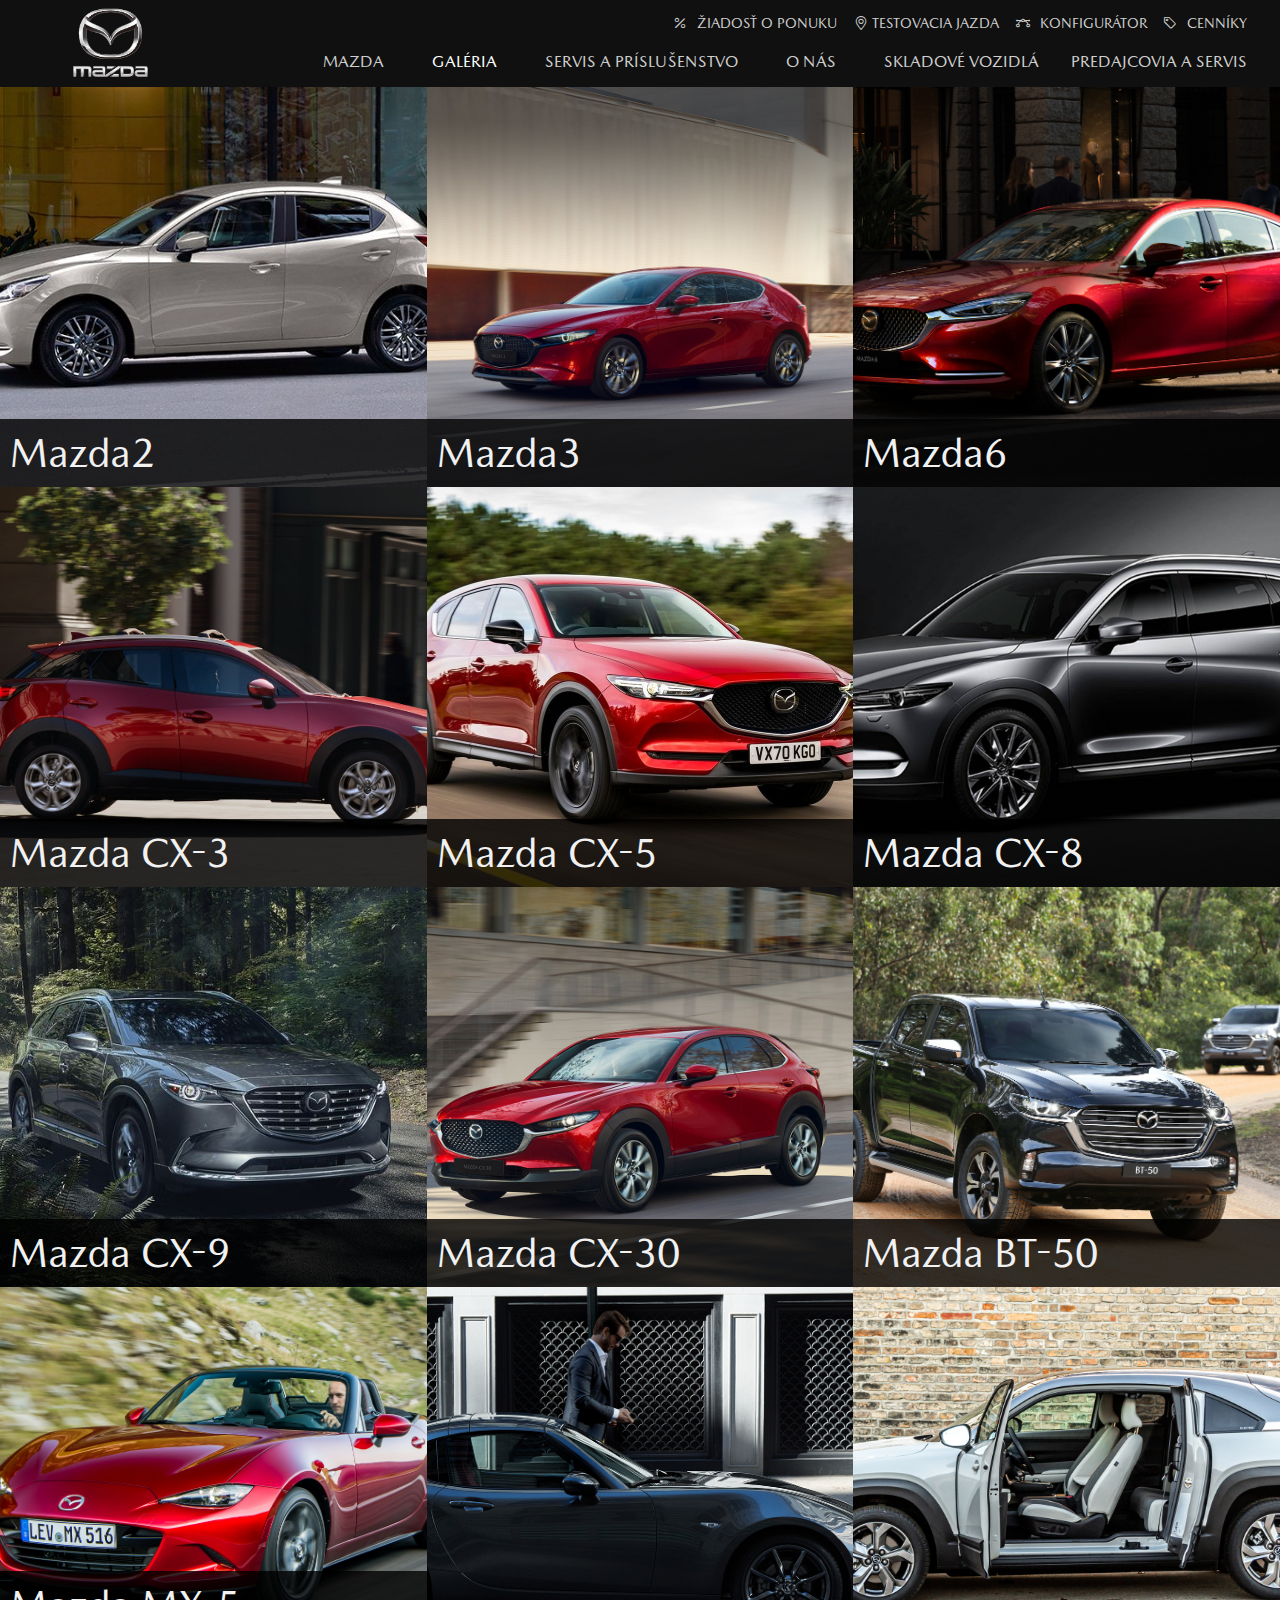
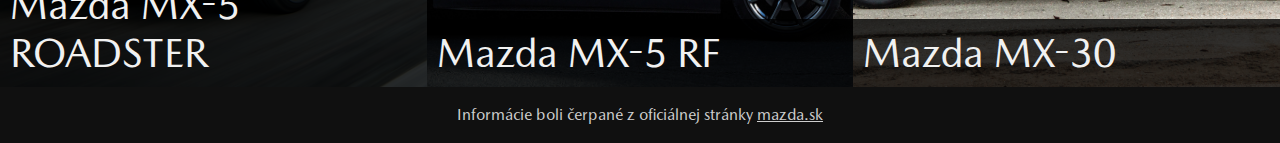
<file: gallery.html>
<!DOCTYPE html>
<html lang="en">
<head>
<meta charset="UTF-8">
<meta name="viewport" content="width=device-width, initial-scale=1.0">
<meta http-equiv="X-UA-Compatible" content="ie=edge">
<meta name="Description" content="Enter your description here"/>
<link rel="stylesheet" href="bs5/css/bootstrap.min.css">
<link rel="stylesheet" href="https://cdn.jsdelivr.net/npm/bootstrap-icons@1.7.2/font/bootstrap-icons.css">
<link rel="stylesheet" href="css/style.css">
<link rel="stylesheet" href="css/gallery.css">
<link rel="stylesheet" href="dist/css/lightbox.min.css">
<link rel="icon" type="image/x-icon" href="images/favicon.ico">
<title>Galéria</title>
</head>
<body class="bg-dark">
    <div class="modal fade" id="modalForm" aria-labelledby="modalneokno" aria-hidden="true">
        <div class="modal-dialog">
        <div class="modal-content">
        <div class="modal-header bg-dark text-dark">
        <h5 class="modal-title" id="modalneokno">Prihlásenie na testovaciu jazdu</h5>
        <button type="button" class="btn-close bg-info" data-bs-dismiss="modal" aria-label="Close"></button>
        </div>
        <div class="modal-body">
        <form method="get" action="#">
        <div class="mb-3">
          <label class="form-label required">Meno</label>
          <input type="text" class="form-control" id="name" name="name" placeholder="Meno" required>
        </div>
        <div class="mb-3">
          <label class="form-label required">Priezvisko</label>
          <input type="text" class="form-control" id="name" name="name" placeholder="Priezvisko" required>
        </div>
        <div class="mb-3">
        <label class="form-label required">E-mail </label>
        <input type="email" class="form-control" id="email" name="email" placeholder="E-mail" required>
        </div>
        <label class="form-label required">Telefón</label>
        <div class="input-group mb-3">
        <div class="input-group-text p-0">    
          <select class="form-select submitbtn border-0 ">
            <option value="+421">+421</option>
            <option value="+420">+420</option>
            </select>
        </div>
        <input type="tel" class="form-control" placeholder="Telefón" pattern="[0-9]{9}" name="tel" id="tel" required>
        </div>
        <label class="form-label required">Autorizovaný predajca</label>
        <input List="select" class="form-control" placeholder="Lokalita predajcu" name="select" required>
        <datalist id="select">
           <option value="Východná 19C, 080 01 Prešov"></option>
           <option value="Moldavská cesta 28, 040 01 Košice"></option>
           <option value="BADÍN 3, 976 32 Badín"></option>
           <option value="Predmestská 90, 010 01 Žilina"></option>
           <option value="Nimnická cesta 1674, 020 01 Púchov"></option>
           <option value="Bratislavská 1328, 911 05 Trenčín"></option>
           <option value="Drázovská cesta 5, 949 01 Nitra"></option>
           <option value="Novozámocká cesta 3946, 945 01 Komárno"></option>
           <option value="Nitrianska 25, 917 01 Trnava"></option>
           <option value="Vajnorská 167, 831 04 Bratislava"></option>
           <option value="Panónska cesta 33, 851 04 Bratislava"></option>
        </datalist>
    
        <div class="mb-3 d-flex flex-column">
          <label class="form-label required">Výber predvádzacieho auta</label>
          <select class="form-select" required>
            <option value="">Model auta</option>
            <option value="Mazda MX-30">Mazda MX-30</option>
            <option value="Mazda2">Mazda2</option>
            <option value="Mazda3">Mazda3</option>
            <option value="Mazda6">Mazda6</option>
            <option value="Mazda CX-3">Mazda CX-3</option>
            <option value="Mazda CX-30">Mazda CX-30</option>
            <option value="Mazda CX-5">Mazda CX-5</option>
            <option value="Mazda MX-5 roadster">Mazda MX-5 roadster</option>
            <option value="Mazda MX-5 RF">Mazda MX-5 RF</option>
            </select>
        </div>
        
        <div>
            <label class="form-label required">Dátum rezervácie jazdy</label>
            <input class="form-control" type="date" id="start" name="date" min="2021-12-06" required >
        </div>
        <div class="mb-3">
          <label class="form-label required">Scan vodičského preukazu</label>
          <input type="file" id="myFile" name="filename" required>
        </div>
        <div style="margin-top: 20px;"> 
            <input class="form-check-input" type="checkbox" value="" id="flexCheckDefault" required>
            <label class="form-check-label required" >Súhlasím so spracovaním dát</label>
        </div>   
        
        <div class="modal-footer d-block">
        <button type="submit" class="btn bg-white submitbtn float-end">Odoslať</button>
        </div>
        </form>
        </div>
        </div>
        </div>
        </div>
        </div>
    
        <nav class="navbar navbar-expand-lg navbar-light bg-dark pxn20">
          <div class="container-fluid">
            <a href="index.html" class="mx-5 py-2" ><img src="images/logo.png" alt="logo" width="75px" height="auto"></a>
            <button class="navbar-toggler bg-light" type="button" data-bs-toggle="collapse" data-bs-target="#navbarNavAltMarkup" aria-controls="navbarNavAltMarkup" aria-expanded="false" aria-label="Toggle navigation">
              <span class="navbar-toggler-icon"></span>
            </button>
            <div class="collapse navbar-collapse d-lg-flex flex-column align-items-end" id="navbarNavAltMarkup">
              <div class="navbar-nav smalltext">
                <a class="mx-2 py-2 text-dark text-decoration-none" href="https://www.mazda.sk/formulare/raq-overview-page/ziadost-o-ponuku/"><i class="bi bi-percent"></i>⠀ŽIADOSŤ O PONUKU</a>
                  <button type="button" class="btn bg-dark text-dark mt-0 text-start px-2 smalltext" data-bs-toggle="modal" data-bs-target="#modalForm"><i class="bi bi-geo-alt"></i>
                    TESTOVACIA JAZDA</i></button>
                  <a class="mx-2 py-2 text-dark text-decoration-none " href="https://www.mazda.sk/konfigurator/"><i class="bi bi-bezier"></i>⠀KONFIGURÁTOR</a>
                  <a class="mx-2 py-2 text-dark text-decoration-none" href="https://www.mazda.sk/formulare/cenniky-brozury/"><i class="bi bi-tag"></i>⠀CENNÍKY</a>
              </div>
              <div class="line d-block d-lg-none bg-light"></div>
              <div class="navbar-nav">
                <a href="index.html" class="mx-lg-4 mx-2 py-2 text-dark text-decoration-none">MAZDA</a>
                <a href="gallery.html" class="mx-lg-4 mx-2 py-2 text-white text-decoration-none ">GALÉRIA</a>                  
                  <a href="https://www.mazda.sk/servis-a-prislusenstvo/" class="mx-lg-4 mx-2 py-2 text-dark text-decoration-none">SERVIS A PRÍSLUŠENSTVO</a>
                  <a href="https://www.mazda.sk/o-nas/" class="mx-lg-4 mx-2 py-2 text-dark text-decoration-none">O NÁS</a>
                  <a href="https://www.mazda.sk/skladove-vozidla/" class="mx-lg-4 mx-2 py-2 text-dark text-decoration-none">SKLADOVÉ VOZIDLÁ</a>
                  <a href="https://www.mazda.sk/formulare/predajcovia-a-servis/" class="me-lg-2 mx-2 py-2 text-dark text-decoration-none">PREDAJCOVIA A SERVIS</a>
              </div>
            </div>
          </div>
        </nav>

    <section class="wall">        
        <div class=" row row-cols-xl-3 row-cols-lg-2 row-cols-md-1 row-cols-1 position-relative">
            <div class="col imgtitle">
                 <a class="" href="images/gallery/2.jpg" data-lightbox="set" data-title="Mazda2"><img src="images/gallery/2.jpg" alt="mazda2"/></a>
                 <h1 class="content">Mazda2</h1>                         
            </div>
            <div class="col imgtitle">
                <a href="images/gallery/3.jpg" data-lightbox="set" data-title="Mazda3"><img src="images/gallery/3.jpg" alt="mazda3" /></a>
                <h1 class="content">Mazda3</h1>                         
           </div>
           <div class="col imgtitle">
                 <a href="images/gallery/6.jpg" data-lightbox="set" data-title="Mazda6"><img src="images/gallery/6.jpg" alt="mazda6"/></a>
                 <h1 class="content">Mazda6</h1>                         
            </div>   
            <div class="col imgtitle">
              <a href="images/gallery/cx3.jpg" data-lightbox="set" data-title="Mazda CX3"><img src="images/gallery/cx3.jpg" alt="mazda cx3"/></a>
              <h1 class="content">Mazda CX-3</h1>                         
          </div>
          <div class="col imgtitle">
              <a href="images/gallery/cx5.jpg" data-lightbox="set" data-title="Mazda CX5"><img src="images/gallery/cx5.jpg" alt="mazda cx5" /></a>
              <h1 class="content">Mazda CX-5</h1>                         
         </div>
         <div class="col imgtitle">
          <a href="images/gallery/cx8.jpg" data-lightbox="set" data-title="Mazda CX8"><img src="images/gallery/cx8.jpg" alt="mazda cx8"/></a>
               <h1 class="content">Mazda CX-8</h1>                         
          </div>  
          <div class="col imgtitle">
            <a href="images/gallery/cx9.jpg" data-lightbox="set" data-title="Mazda CX9"><img src="images/gallery/cx9.jpg" alt="mazda cx9"/></a>
            <h1 class="content">Mazda CX-9</h1>                         
        </div>
        <div class="col imgtitle">
            <a href="images/gallery/cx30.jpg" data-lightbox="set" data-title="Mazda CX30"><img src="images/gallery/cx30.jpg" alt="mazda cx30" /></a>
            <h1 class="content">Mazda CX-30</h1>                         
       </div>
       <div class="col imgtitle">
        <a href="images/gallery/bt50.jpg" data-lightbox="set" data-title="Mazda BT50"><img src="images/gallery/bt50.jpg" alt="mazda bt50"/></a>
             <h1 class="content">Mazda BT-50</h1>                         
        </div> 
        <div class="col imgtitle">
          <a href="images/gallery/mx5 r.jpg" data-lightbox="set" data-title="Mazda MX5 ROADSTER"><img src="images/gallery/mx5 r.jpg" alt="mazda mx5r"/></a>
          <h1 class="content">Mazda MX-5 ROADSTER</h1>                         
      </div>
      <div class="col imgtitle">
          <a href="images/gallery/mx5 rf.jpg" data-lightbox="set" data-title="Mazda MX5 RF"><img src="images/gallery/mx5 rf.jpg" alt="mazda mx5rf" /></a>
          <h1 class="content">Mazda MX-5 RF</h1>                         
     </div>
     <div class="col imgtitle">
      <a href="images/gallery/mx30.jpg" data-lightbox="set" data-title="Mazda MX30"><img src="images/gallery/mx30.jpg" alt="mazda mx30"/></a>
           <h1 class="content">Mazda MX-30</h1>                         
      </div>
        </div>
               
      </section>
      <footer class="bg-dark m-0 p-3 text-center">
        <p class="m-0 text-dark">Informácie boli čerpané z oficiálnej stránky <a class="text-dark" target="_blank" href="https://www.mazda.sk/">mazda.sk</a></p>
       </footer>      
    
    <script src="dist/js/lightbox-plus-jquery.min.js"></script>
    <script src="bs5/js/bootstrap.min.js"></script>
</body>
</html>
</file>
<file: css/style.css>
@font-face{font-family:MazdaType;
  font-style:normal;
  font-weight:400;
  src:url(../font/MazdaType-Regular.woff2) 
  format("woff2")}
*{
  font-family: MazdaType !important;
}
body{position: relative; margin: 0;padding: 0;box-sizing: border-box;}
.line{padding: 1px 0 0 0 !important;}
.px20{padding: 0 10%;}
.pxn20{padding: 0 10%;}
.px60{padding: 0 30%;}
.py1060{padding: 5% 30% !important;}
.py1040{padding: 5% 20%;}
.py1030{padding: 5% 17%;}
.py1020{padding: 5% 10%;}
.py1010{padding: 5%;}
.pt20{padding-top: 7%}
.pt80{padding-top: 28%}
.min{transition-duration: 250ms; min-width: 180px;color: black; cursor: pointer;}
.c1{height: 885px; background-image: url(../images/carousel1.jpg);}
.c2{height: 885px; background-image: url(../images/carousel2-min.jpg);}
.c3{height: 885px; background-image: url(../images/carousel3.jpg);}
.c4{height: 885px; background-image: url(../images/carousel4.jpg);}
.imgbg{background-color: #cccccc;  
  background-position: center;
  background-repeat: no-repeat;
  background-size: cover;}
.borderbottom{transition-duration: 250ms; border-bottom: 2px solid white;}
.min:hover{color: white;    
    background-color: #910a2d !important;
    transition-duration: 250ms;}
.borderbottom:hover{
    color: gray !important;
    border-bottom: 2px solid gray;
    transition-duration: 250ms;
}
.smalltext{font-size: 14px !important;}
.width{width: 20%;min-width: 350px;}
.g1{transition-duration: 1000ms; height: 400px;background-image: url(../images/g1.jpg);}
.g2{transition-duration: 1000ms; height: 400px;background-image: url(../images/g2.jpg);}
.g3{transition-duration: 1000ms; height: 400px;background-image: url(../images/g3.jpg);}
.g4{transition-duration: 1000ms; height: 400px;background-image: url(../images/g4.jpg);}
.g5{transition-duration: 1000ms; height: 400px;background-image: url(../images/g5.jpg);}
.g6{transition-duration: 1000ms; height: 400px;background-image: url(../images/g6.jpg);}
.row>*{padding: 0 !important;}
.borderg{min-height: 210px; border-right: 1px solid lightgray;}
.viddiv{position: relative; margin-top: -40px; z-index: -20;}
#myVideo {
  
    width: 100%;
    height: 100%;
  }
  .viddiv::before,
  .viddiv::after{
      content: "";
      width: 100%;
      height: 150px;
      background-color: white;
      position: absolute; 
      left: 0; 
}
.viddiv::before{
    top: 0;
}
.viddiv::after{
    bottom: 0;
    background-color: #f5f5f5;
}
.o1{transition-duration: 1000ms; height: 400px;background-image: url(../images/o11.png);}  
.o2{transition-duration: 1000ms; height: 400px;background-image: url(../images/o2.jpg);}  
.bordero{border-right: 1px solid lightgray;}
.h1{position: relative; height: 800px;background-image: url(../images/h1.jpg);}
.hero-text {    
    top: 30%;
    left: 50%;
    transform: translate(-50%, -50%);}


.submitbtn{
    border: 2px solid black;
    transition-duration: 250ms !important;
}
.submitbtn:hover{
    background-color: #910a2d !important;
    color: white !important;
    border: 2px solid #910a2d;
}
    .required:after{
    content: " *";
    color: rgb(255, 0, 0);}
    .row{
        margin: 0 !important;
    }
.pt0{
    padding: 0 30% 5% 30%!important;
}

.g1:hover,.g2:hover,.g3:hover,
.g4:hover,.g5:hover,.g6:hover,
.o1:hover, .o2:hover{
    transform: scale(1.05);
    
    transition-duration: 1500ms;
}

/*##########################FIXED IKONY#########################*/

.wrapper {
    z-index: 500;
    position: fixed;
    top: 50%;
    right: 0;
    transform: translate(-50%, -50%);
  }  
  ul {
    list-style: none;
  }
  
  ul li {
    width: 50px;
    height: 50px;
    position: relative;    
    margin: 10px 0;
    cursor: pointer;
    border-radius: 50%;
    box-shadow: 0 0 10px rgba(0,0,0,0.3);
  }
  
  ul li .fa {
    position: absolute;
    top: 50%;
    left: 50%;
    transform: translate(-50%, -50%);
    font-size: 20px;
    color: #fff;
    z-index: 510;
  }
  
  ul li{
    background: #910a2d;
  }
  
  ul li div.slider{
    background: #910a2d;
  }
  
  .slider {
    content: "";
    position: absolute;
    top: 0;
    right: 0;
    margin-right: 25px;
    width: 0px;
    height: 50px;
    background: #eebb5c;
    border-top-left-radius: 25px;
    border-bottom-left-radius: 25px;
    transition: all 0.5s 0.3s ease;
  }
  
  .slider p {
    font-family: arial;
    text-transform: uppercase;
    font-size: 14px;    
    color: #fff;
    text-align: center;
    line-height: 50px;
    opacity: 0;
    transition: all 0.6s ease;
  }
  
  ul li:hover .slider {
    width: 320px;
    transition: all 0.5s ease;
  }
  
  ul li:hover .slider p {
    opacity: 1;
    transition: all 1s 0.2s ease;
  }
  nav a{transition-duration: 100ms;}
  nav a:hover,
  nav button:hover{
      color: white !important;
      transition-duration: 250ms;
  }
/*##########################FIXED IKONY#########################*/
@media screen and (max-width: 1600px) {.pxn20{padding: 0 5% !important;}}
@media screen and (max-width: 1352px) { 
    .pxn20{padding: 0 1% !important;}
    .viddiv::after,
    .viddiv::before{
        background-color: transparent;
    }
    .viddiv{
        margin-top: 5%;
    }

      }
     
@media screen and (max-width: 992px) {
  .smalltext{font-size: 16px !important;}
    .py1060{
      padding: 10% 20% !important;
      
    }
    .pt0{
        padding: 10% 20% !important;
    }
  }
</file>
<file: css/gallery.css>
.wall img{
    width: 100%;
    height: 400px;
    object-fit:cover;
     
}
.imgtitle{
    position: relative;
}

.content {
    position: absolute;
    bottom: 0;
    background: rgba(0,0,0, 0.8);
    color: #f1f1f1;
    width: 100%;    
    padding: 10px;
    margin: 0;
  }
  .row{
      margin: 0 !important;
  }

.col{
    overflow: hidden;
}

a img{
    transition-duration: 1000ms;
}
a img:hover{
    transform: scale(1.05);
    transition-duration: 1500ms;
}
</file>
